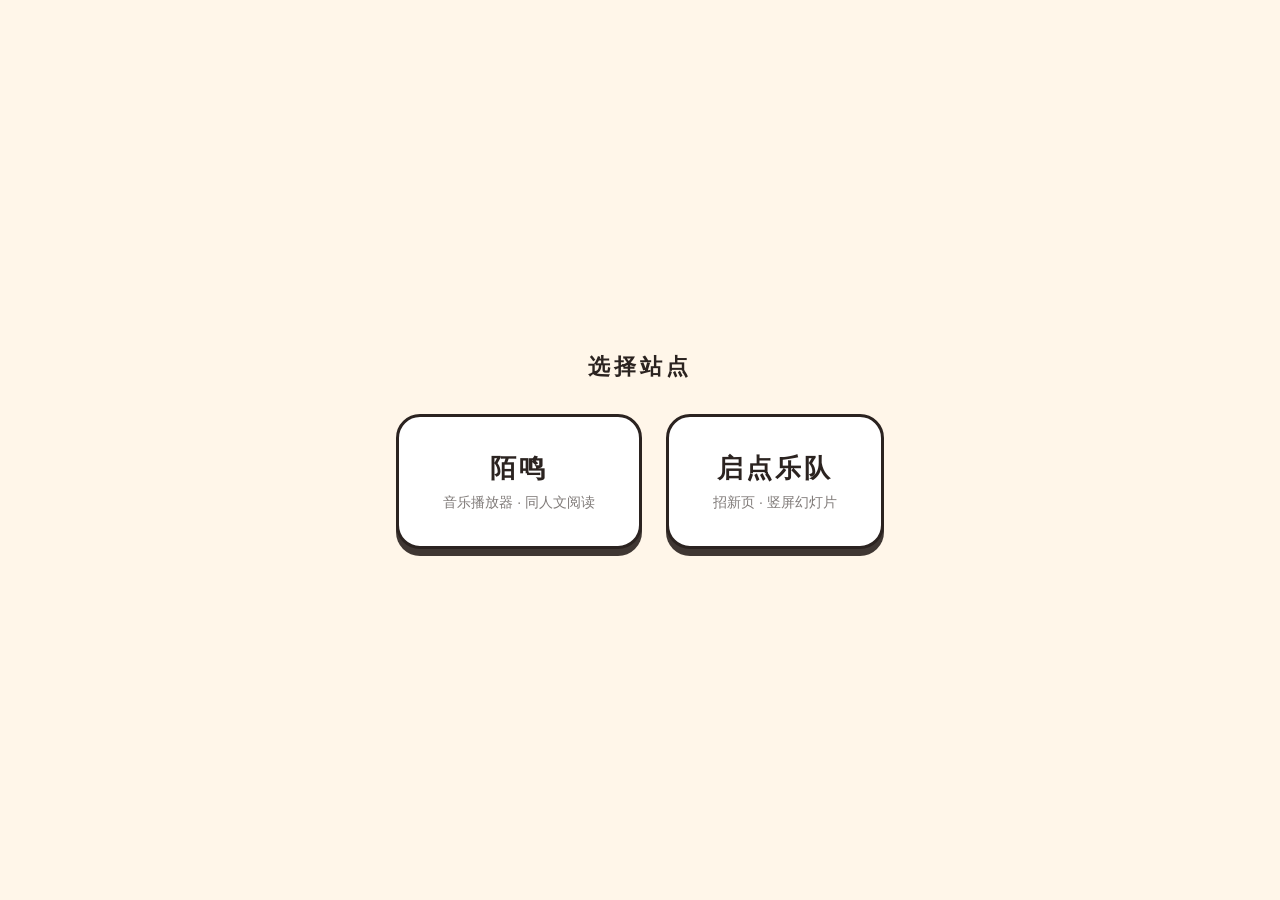
<file: index.html>
<!DOCTYPE html>
<html lang="zh-CN">
<head>
<meta charset="UTF-8">
<meta name="viewport" content="width=device-width, initial-scale=1.0">
<title>两个站点</title>
<style>
  * { margin: 0; padding: 0; box-sizing: border-box; }
  body {
    font-family: -apple-system, BlinkMacSystemFont, "PingFang SC", "Hiragino Sans GB", "Microsoft YaHei", sans-serif;
    min-height: 100vh;
    display: flex;
    flex-direction: column;
    align-items: center;
    justify-content: center;
    gap: 32px;
    padding: 32px;
    background: #fff6e9;
  }
  h1 { font-size: 22px; color: #2b2320; letter-spacing: 4px; }
  .links { display: flex; gap: 24px; flex-wrap: wrap; justify-content: center; }
  a {
    display: block;
    padding: 34px 44px;
    border: 3px solid #2b2320;
    border-radius: 24px;
    box-shadow: 0 7px 0 rgba(43,35,32,.9);
    text-decoration: none;
    background: #fff;
    text-align: center;
    transition: transform .15s;
  }
  a:active { transform: translateY(4px); box-shadow: 0 3px 0 rgba(43,35,32,.9); }
  a .name { font-size: 26px; font-weight: 900; color: #2b2320; letter-spacing: 3px; }
  a .desc { margin-top: 8px; font-size: 14px; color: rgba(43,35,32,.6); }
</style>
</head>
<body>
  <h1>选择站点</h1>
  <div class="links">
    <a href="mosm/">
      <div class="name">陌鸣</div>
      <div class="desc">音乐播放器 · 同人文阅读</div>
    </a>
    <a href="qidian/">
      <div class="name">启点乐队</div>
      <div class="desc">招新页 · 竖屏幻灯片</div>
    </a>
  </div>
</body>
</html>
</file>
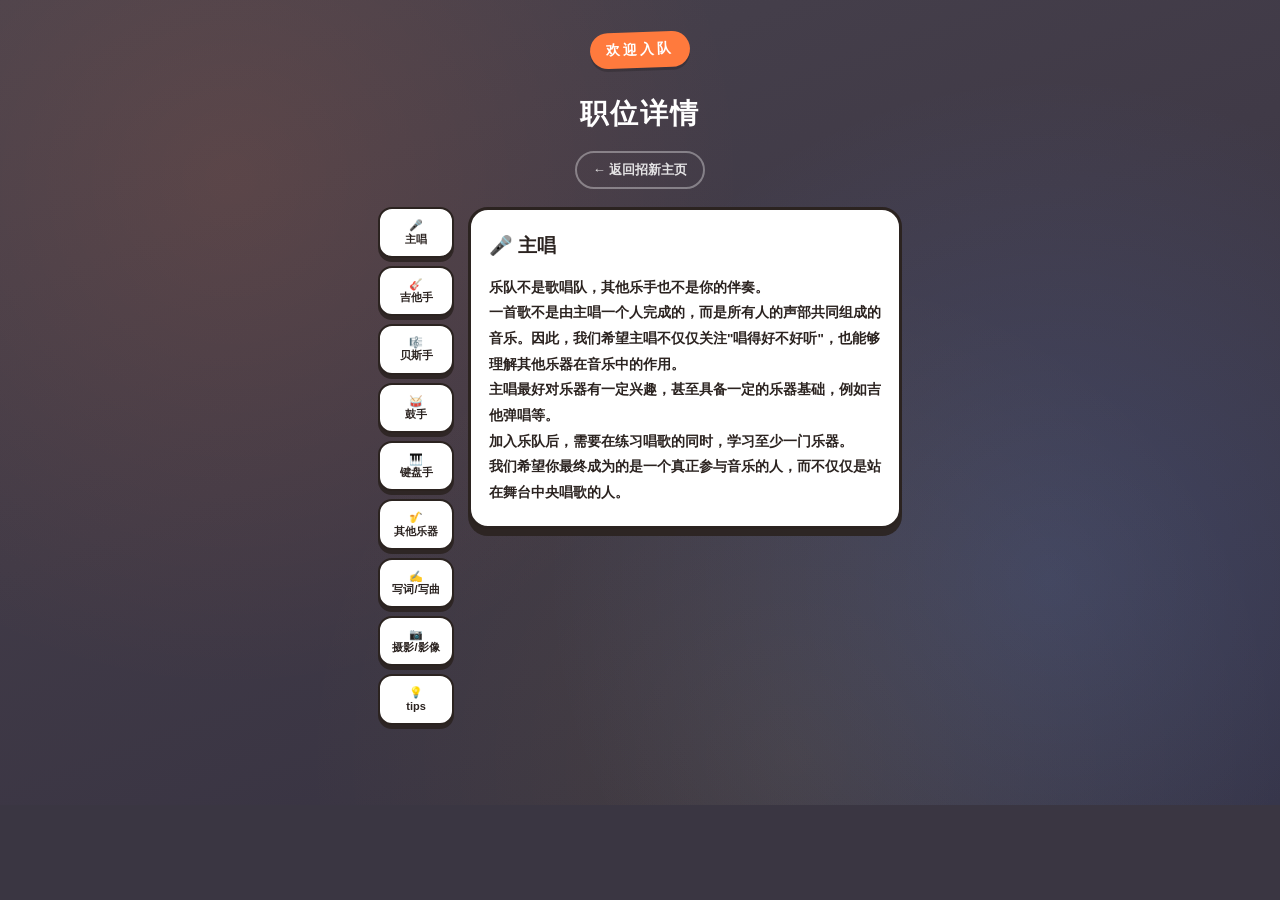
<file: qidian/role.html>
<!DOCTYPE html>
<html lang="zh-CN">
<head>
<meta charset="UTF-8">
<meta name="viewport" content="width=device-width, initial-scale=1.0, viewport-fit=cover">
<title>启点乐队 · 职位详情</title>
<link rel="stylesheet" href="style.css">
</head>
<body>

<main class="role-app">

  <header class="role-app-head">
    <p class="kicker">欢迎入队</p>
    <h1 class="role-app-title">职位详情</h1>
    <a class="role-back" href="index.html#slide2">← 返回招新主页</a>
  </header>

  <div class="role-app-body">

    <nav class="role-side">
      <a class="role-side-item" href="role.html?role=主唱">🎤<br>主唱</a>
      <a class="role-side-item" href="role.html?role=吉他">🎸<br>吉他手</a>
      <a class="role-side-item" href="role.html?role=贝斯">🎼<br>贝斯手</a>
      <a class="role-side-item" href="role.html?role=鼓手">🥁<br>鼓手</a>
      <a class="role-side-item" href="role.html?role=键盘">🎹<br>键盘手</a>
      <a class="role-side-item" href="role.html?role=其他乐器">🎷<br>其他乐器</a>
      <a class="role-side-item" href="role.html?role=写词写曲">✍️<br>写词/写曲</a>
      <a class="role-side-item" href="role.html?role=摄影">📷<br>摄影/影像</a>
      <a class="role-side-item" href="role.html?role=tips">💡<br>tips</a>
    </nav>

    <section class="role-detail" id="roleDetail">

      <article class="role-detail-block" data-role="主唱">
        <h2>🎤 主唱</h2>
        <p>乐队不是歌唱队，其他乐手也不是你的伴奏。</p>
        <p>一首歌不是由主唱一个人完成的，而是所有人的声部共同组成的音乐。因此，我们希望主唱不仅仅关注"唱得好不好听"，也能够理解其他乐器在音乐中的作用。</p>
        <p>主唱最好对乐器有一定兴趣，甚至具备一定的乐器基础，例如吉他弹唱等。</p>
        <p>加入乐队后，需要在练习唱歌的同时，学习至少一门乐器。</p>
        <p>我们希望你最终成为的是一个真正参与音乐的人，而不仅仅是站在舞台中央唱歌的人。</p>
      </article>

      <article class="role-detail-block" data-role="吉他">
        <h2>🎸 吉他手</h2>
        <p>吉他手主要分为节奏吉他和主音吉他。</p>
        <h3>节奏吉他</h3>
        <p>节奏吉他的技术要求相对较低，理论上电吉他、木吉他都可以。木吉他需要具备接入音箱的条件，但我们强烈建议使用电吉他。</p>
        <p>基本要求是具备一定的和弦转换能力，有弹唱基础属于加分项。</p>
        <p>如果你是刚接触乐器、没有太多基础的小白，节奏吉他也是一个非常不错的选择。你会在乐队中学习到节奏、和弦、律动以及与其他乐器配合的能力。</p>
        <h3>主音吉他</h3>
        <p>主音吉他是乐队中对技术和音乐理解要求较高的位置。</p>
        <p>谁弹错了，可能都不明显；主音吉他弹错了，外行都能听出来。</p>
        <p>主音承担旋律、Solo、装饰性声部以及很多歌曲中的关键段落，因此对演奏稳定性、音色、乐理、即兴能力和音乐理解都有更高要求。</p>
        <p>如果你是零基础，却希望成为主音吉他手，那么需要做好长期投入时间和精力的准备。练琴时间很可能会占用你的课余生活。</p>
        <p>所以对于这个位置来说，技术基础固然重要，但真正决定你能走多远的，往往是热爱。</p>
        <p>如果你愿意花大量时间练习，也愿意不断学习新的东西，那么主音吉他会是一个非常值得挑战的位置。</p>
      </article>

      <article class="role-detail-block" data-role="贝斯">
        <h2>🎼 贝斯手</h2>
        <p>我们对贝斯手的入门要求相对最低。</p>
        <p>如果你刚开始接触乐器，或者本来想学吉他，但觉得自己短时间内还无法在舞台上胜任吉他，那么可以考虑贝斯。</p>
        <p>贝斯能够让你学习大量与吉他相通的知识，包括音阶、和弦、节奏、指板逻辑等，对以后学习吉他也有很大帮助。</p>
        <p>当然，如果你本身就喜欢贝斯，或者已经有一定贝斯基础，那么你的优先级会更高。</p>
        <p>不过我们也想提醒一点：</p>
        <p>贝斯手只有一个位置。</p>
        <p>所以相较于其他位置，贝斯手的竞争可能会更加激烈。</p>
        <p>如果你已经有一定贝斯基础，我们同样建议你尝试一下吉他。也许你会发现，自己在另一个位置上能够走得更远。</p>
      </article>

      <article class="role-detail-block" data-role="鼓手">
        <h2>🥁 鼓手</h2>
        <p>鼓手是乐队的心脏。</p>
        <p>架子鼓最大的特点是：入门很快，但上限极高。</p>
        <p>最基础的架子鼓非常容易上手，你甚至第一天就可以学会最基本的"动次打次"，并跟着一些简单的歌曲演奏。</p>
        <p>但越往后，学习难度会越来越高。</p>
        <p>鼓手需要承担整支乐队的速度、律动、动态和情绪变化。其他乐手偶尔出现一点小失误可能并不明显，但鼓手一旦失去节奏，往往会直接影响整个乐队。</p>
        <p>架子鼓需要学习的理论知识并不算特别多，但对身体协调、节奏稳定性、力度控制、速度控制以及演奏技术的要求非常高。</p>
        <p>所以，如果你只是想："我想试试看架子鼓是什么感觉。"欢迎报名。</p>
        <p>如果你的想法是："我想找一个上限足够高、可以让我一直学习和突破的技术。"那么架子鼓同样非常适合你。</p>
      </article>

      <article class="role-detail-block" data-role="键盘">
        <h2>🎹 键盘手</h2>
        <p>首先需要明确一点：</p>
        <p>键盘手不是古典钢琴家。</p>
        <p>无论是古典钢琴还是流行钢琴独奏，与现代乐队中的键盘手，其实是两套完全不同的逻辑。</p>
        <p>古典钢琴可能更加注重手部机能、左右手配合以及对作品原作的还原；而现代音乐中的键盘手，需要更加关注乐理、节奏型、和弦、音色以及整体编曲逻辑。</p>
        <p>甚至有时候，一首歌的键盘手可能只需要按下几个音符。</p>
        <p>因此，键盘手是一个演奏技术不一定需要特别强，但需要学习的知识非常多的位置。</p>
        <p>它非常适合：</p>
        <ul>
          <li>想接触不止摇滚乐一种音乐的人</li>
          <li>对乐理、和弦、音色等音乐知识感兴趣的人</li>
          <li>想进一步接触合成器、MIDI、电子音乐的人</li>
          <li>对作曲、编曲有兴趣的人</li>
        </ul>
        <p>同时，键盘也是我们认为创作门槛最低的乐器之一。如果你想以后写自己的歌、做编曲，键盘会是一条非常好的入口。</p>
        <h3>对于有古典钢琴基础的人</h3>
        <p>有基础当然是一件好事。</p>
        <p>但根据我们过去几年的经验，很多古典钢琴基础非常好的同学，反而并不能很好地适应乐队。</p>
        <p>因为乐队需要的东西，和古典钢琴训练出来的东西并不完全相同。</p>
        <p>有些人会因为觉得"自己钢琴已经弹得很好了，来乐队却只能弹几个音"，最终觉得大材小用、无聊甚至退出。</p>
        <p>所以我们希望有古典钢琴基础的同学，不要带着"我已经有很强的基础"的心态进入乐队。</p>
        <p>相反，我们更希望你把自己当成一个新人，从头学习和声、节奏、音色、编曲以及现代音乐的演奏逻辑。</p>
        <p>乐队不一定能让你的钢琴技术变得更强，甚至有一段时间你可能会觉得自己的演奏内容非常简单。</p>
        <p>但如果你希望从古典音乐转向现代音乐，想学习现代音乐知识，或者本身具有很强的创作欲，那么键盘手会非常适合你。</p>
        <h3>对于零基础</h3>
        <p>键盘并不是一个完全不需要基础的位置。</p>
        <p>如果你没有任何演奏经验，我们会更加看重你的音乐理解、审美和乐感。</p>
        <p>你不一定会成为一名技术非常强的键盘手，但你可能会在学习过程中逐渐成为一个对音乐有更全面理解的人。</p>
        <p>如果你对"音乐本身"比对"某一种乐器"更感兴趣，键盘可能是一个很好的入口。</p>
      </article>

      <article class="role-detail-block" data-role="其他乐器">
        <h2>🎷 其他乐器</h2>
        <p>很多乐队的作品中都会出现各种各样的乐器。</p>
        <p>但对于一支刚开始发展的乐队来说，很难长期围绕某一种非固定乐器寻找曲目。因此，我们欢迎拥有其他乐器基础的同学加入。</p>
        <p>如果某首歌需要你的乐器，我们会邀请你参与演出或排练。</p>
        <p>如果你有更高的追求，希望成为乐队固定的排练成员，我们同样欢迎。</p>
        <p>不过有一点需要明确：</p>
        <p>对于想固定参与排练的成员，加入乐队后需要至少学习第二门乐器。</p>
        <p>我们希望每个人都能够逐渐理解其他声部，而不是永远只站在自己的乐器后面。</p>
      </article>

      <article class="role-detail-block" data-role="写词写曲">
        <h2>✍️ 写词 / 写曲</h2>
        <h3>如果你只是想写歌词</h3>
        <p>非常欢迎。</p>
        <p>如果你想感受乐队的氛围、参与歌词创作，甚至只是想认识一群玩音乐的人，都可以来找我们。</p>
        <p>不需要通过乐器面试。</p>
        <h3>如果你想写曲 / 编曲</h3>
        <p>那么我们希望你至少具备一门乐器的基础。</p>
        <p>写曲和编曲不仅仅是"有灵感"，还需要理解乐理、和声、节奏以及乐器的实际演奏逻辑。</p>
        <p>因此，如果你希望真正参与歌曲创作，请先通过我们任意一门乐器的面试。</p>
        <p>你不一定要成为一个技术很强的乐手，但至少需要能够用一种乐器把自己的音乐想法表达出来。</p>
      </article>

      <article class="role-detail-block" data-role="摄影">
        <h2>📷 摄影 / 影像</h2>
        <p>一直以来，我们的乐队排练都没有固定的照片和视频记录。</p>
        <p>很多排练、演出以及成员之间发生的事情，就这样过去了，没有留下什么东西。</p>
        <p>所以这一次，我们希望招募1—2名固定的乐队摄影 / 影像成员。</p>
        <p>我们希望你：</p>
        <ul>
          <li>热爱乐队和现场音乐氛围</li>
          <li>热爱摄影或影像</li>
          <li>对自己的拍摄有一定理解和审美</li>
          <li>能够定期整理、保存乐队的照片和视频</li>
          <li>如果具备一定的内容运营意识，会非常加分</li>
        </ul>
        <p>你不需要会拍商业大片。</p>
        <p>我们更想留下的是：</p>
        <p>排练室里的声音、舞台下的等待、演出结束后的疲惫、成员之间乱七八糟的日常，以及一支乐队真正成长起来的过程。</p>
        <p>如果你对摄影、摄像、短视频、内容运营感兴趣，尤其欢迎传展系的同学加入。</p>
      </article>

      <article class="role-detail-block" data-role="tips">
        <h2>💡 一些小建议</h2>
        <p>没有乐器，可以暂时借用；没有基础，也可以先过来玩。</p>
        <p>我们不要求你带着多好的技术来，也不要求你一开始就什么都会。只要你真的想加入，就来试试。</p>
        <p>我们更在意的，是你能不能让我们看到对音乐的热情，以及愿意一直学下去、练下去的决心。</p>
        <p>乐器可以借，基础可以学，技术可以练。但热情和坚持，只能来自你自己。</p>
      </article>

    </section>

  </div>

</main>

<script>
(function () {
  "use strict";
  var params = new URLSearchParams(window.location.search);
  var want = params.get("role");

  function show(role) {
    var blocks = document.querySelectorAll(".role-detail-block");
    blocks.forEach(function (b) {
      b.classList.toggle("show", b.getAttribute("data-role") === role);
    });
    var items = document.querySelectorAll(".role-side-item");
    items.forEach(function (it) {
      var href = it.getAttribute("href") || "";
      var q = (href.split("?")[1] || "") + "&";
      it.classList.toggle("on", q.indexOf("role=" + encodeURIComponent(role) + "&") !== -1);
    });
  }

  if (want) {
    show(want);
  } else {
    var first = document.querySelector(".role-detail-block");
    if (first) show(first.getAttribute("data-role"));
  }
})();
</script>

</body>
</html>
</file>
<file: qidian/style.css>
:root {
  --paper: #fff6e9;
  --ink: #2b2320;
  --card: #ffffff;
  --orange: #ff7a3d;
  --pink: #ff4d6d;
  --blue: #3d9bff;
  --purple: #8b5cf6;
  --green: #3ecf8e;
  --yellow: #ffd23f;
}

* { margin: 0; padding: 0; box-sizing: border-box; }

html { scroll-snap-type: y proximity; background: #3a3642; scroll-padding-bottom: 48px; overflow-x: hidden; }

body {
  font-family: -apple-system, BlinkMacSystemFont, "PingFang SC", "Hiragino Sans GB", "Microsoft YaHei", sans-serif;
  background:
    radial-gradient(circle at 18% 22%, rgba(255,122,61,.12), transparent 42%),
    radial-gradient(circle at 82% 72%, rgba(96,150,255,.16), transparent 42%),
    radial-gradient(circle at 62% 94%, rgba(255,210,63,.07), transparent 45%),
    linear-gradient(160deg, #48424d 0%, #403a47 45%, #343040 100%);
  color: var(--ink);
  line-height: 1.7;
  -webkit-font-smoothing: antialiased;
  overflow-x: hidden;
}

.deck { scroll-snap-stop: always; }

/* ---------- 每一屏 ---------- */
.slide {
  min-height: 100vh;
  min-height: 100svh;
  scroll-snap-align: start;
  display: flex;
  align-items: center;
  justify-content: center;
  padding: 48px 28px calc(48px + env(safe-area-inset-bottom));
  position: relative;
}

.slide-inner {
  width: 100%;
  max-width: 480px;
  margin: 0 auto;
  text-align: center;
}

/* 进入视口的动画 */
.slide-inner > * {
  opacity: 0;
  transform: translateY(26px);
  transition: opacity .6s ease, transform .6s ease;
}
.slide.in .slide-inner > * { opacity: 1; transform: translateY(0); }
.slide.in .slide-inner > *:nth-child(1) { transition-delay: .05s; }
.slide.in .slide-inner > *:nth-child(2) { transition-delay: .12s; }
.slide.in .slide-inner > *:nth-child(3) { transition-delay: .19s; }
.slide.in .slide-inner > *:nth-child(4) { transition-delay: .26s; }
.slide.in .slide-inner > *:nth-child(5) { transition-delay: .33s; }
.slide.in .slide-inner > *:nth-child(6) { transition-delay: .40s; }
.slide.in .slide-inner > *:nth-child(7) { transition-delay: .47s; }

/* ---------- 文字 ---------- */
.kicker {
  display: inline-block;
  font-size: 14px;
  font-weight: 800;
  letter-spacing: 3px;
  color: #fff;
  background: var(--orange);
  padding: 6px 16px;
  border-radius: 999px;
  margin-bottom: 16px;
  box-shadow: 0 3px 0 rgba(0,0,0,.18);
  transform: rotate(-2deg);
}

.slide-title {
  font-size: 36px;
  font-weight: 900;
  letter-spacing: 2px;
  margin-bottom: 28px;
  color: #fff;
}

/* 标题下方小字，偏右 */
.title-note {
  display: block;
  text-align: right;
  font-size: 13px;
  font-weight: 600;
  letter-spacing: 2px;
  color: rgba(255,255,255,.62);
  margin: -18px 6px 26px 0;
}

/* 关于我们 链接按钮 */
.about-link {
  margin-top: 26px;
  border: 2.5px solid var(--ink);
  border-radius: 999px;
  background: var(--orange);
  color: #fff;
  font-size: 15px;
  font-weight: 900;
  letter-spacing: 1px;
  padding: 13px 28px;
  cursor: pointer;
  box-shadow: 0 5px 0 rgba(0,0,0,.4);
  transition: transform .15s;
  font-family: inherit;
}
.about-link:active { transform: translateY(3px); box-shadow: 0 2px 0 rgba(0,0,0,.4); }

/* ---------- 演出照片弹窗 ---------- */
.gallery-modal {
  position: fixed;
  inset: 0;
  z-index: 300;
  display: none;
  align-items: center;
  justify-content: center;
  background: rgba(15,12,20,.92);
  padding: 24px;
}
.gallery-modal.open { display: flex; }
.gallery-box {
  background: #241d18;
  border: 2.5px solid var(--ink);
  border-radius: 20px;
  width: 100%;
  max-width: 460px;
  max-height: 86vh;
  display: flex;
  flex-direction: column;
  overflow: hidden;
}
.gallery-head {
  display: flex;
  align-items: center;
  justify-content: space-between;
  padding: 14px 18px;
  border-bottom: 2px solid var(--ink);
  background: #2c241e;
}
.gallery-head h3 { color: #fff; font-size: 15px; letter-spacing: 2px; }
.gallery-close {
  background: none;
  border: 0;
  color: #fff;
  font-size: 26px;
  line-height: 1;
  cursor: pointer;
}
.gallery-grid {
  padding: 16px;
  display: grid;
  grid-template-columns: repeat(3, 1fr);
  gap: 10px;
  overflow-y: auto;
}
.gallery-grid img {
  width: 100%;
  aspect-ratio: 1;
  object-fit: cover;
  border-radius: 8px;
  cursor: pointer;
  border: 1.5px solid rgba(255,255,255,.22);
  transition: transform .15s;
}
.gallery-grid img:active { transform: scale(.96); }

/* ---------- 大图灯箱 ---------- */
.lb {
  position: fixed;
  inset: 0;
  z-index: 400;
  display: none;
  align-items: center;
  justify-content: center;
  background: rgba(0,0,0,.95);
  padding: 30px;
}
.lb.open { display: flex; }
.lb img { max-width: 92vw; max-height: 84vh; border-radius: 8px; }
.lb button {
  position: absolute;
  background: rgba(255,255,255,.12);
  color: #fff;
  border: 0;
  width: 44px;
  height: 44px;
  border-radius: 50%;
  font-size: 24px;
  cursor: pointer;
}
.lb-close { top: 20px; right: 20px; }
.lb-prev { left: 14px; top: 50%; transform: translateY(-50%); }
.lb-next { right: 14px; top: 50%; transform: translateY(-50%); }

.tail {
  margin-top: 22px;
  font-size: 14px;
  color: rgba(255,255,255,.6);
  font-weight: 600;
}

/* ---------- 贴纸卡片 ---------- */
.card {
  background: var(--card);
  border: 3px solid var(--ink);
  border-radius: 28px;
  box-shadow: 0 7px 0 rgba(43,35,32,.9);
  padding: 26px 22px;
  font-size: 17px;
  font-weight: 700;
  margin-top: 8px;
}
.card p { color: var(--ink); }

/* ---------- 封面 ---------- */
.slide-cover {
  background-image: url("picture/DSC_8650_cover.jpg?v=5");
  background-image: image-set(
    url("picture/DSC_8650_cover.webp?v=5") type("image/webp") 1x,
    url("picture/DSC_8650_cover.jpg?v=5") type("image/jpeg") 1x
  );
  background-size: cover;
  background-position: 34% center;
}
/* 封面：先露图，文字再慢慢浮出 */
.cover-inner > * {
  animation: floatUp 1.3s ease-out both;
}
.cover-inner > *:nth-child(1) { animation-delay: 0.6s; }
.cover-inner > *:nth-child(2) { animation-delay: 0.75s; }
.cover-inner > *:nth-child(3) { animation-delay: 0.9s; }
.cover-inner > *:nth-child(4) { animation-delay: 1.05s; }
.cover-inner > *:nth-child(5) { animation-delay: 1.2s; }
.cover-inner > *:nth-child(6) { animation-delay: 1.35s; }
@keyframes floatUp {
  from { opacity: 0; transform: translateY(48px); filter: blur(8px); }
  to { opacity: 1; transform: translateY(0); filter: blur(0); }
}
.cover-inner { position: relative; z-index: 2; }

.cover-title {
  font-size: clamp(54px, 16vw, 84px);
  font-weight: 900;
  letter-spacing: 6px;
  line-height: 1.15;
  margin-top: 18px;
  color: #fff;
  text-shadow: 0 3px 24px rgba(0,0,0,.65);
}
.cover-title span { color: #ffd27a; }
.cover-sub {
  display: inline-block;
  margin-top: 18px;
  font-size: 16px;
  font-weight: 800;
  letter-spacing: 3px;
  color: rgba(255,255,255,.94);
  text-shadow: 0 2px 14px rgba(0,0,0,.65);
  transform: rotate(1.5deg);
}
.cover-desc {
  margin-top: 26px;
  font-size: 20px;
  font-weight: 800;
  color: #fff;
  text-shadow: 0 2px 14px rgba(0,0,0,.65);
}

/* 招新啦 贴纸（封面纯文字，无底色） */
.sticker {
  display: inline-block;
  font-size: 20px;
  font-weight: 900;
  color: rgba(255,255,255,.96);
  text-shadow: 0 2px 14px rgba(0,0,0,.55);
}
.sticker-spin { transform: rotate(-8deg); animation: bob 2.4s ease-in-out infinite; }
@keyframes bob { 0%,100% { transform: rotate(-8deg) translateY(0); } 50% { transform: rotate(-6deg) translateY(-8px); } }

/* 往下滑提示 */
.scroll-hint {
  margin-top: 48px;
  font-size: 14px;
  font-weight: 800;
  color: rgba(255,255,255,.9);
  display: flex;
  align-items: center;
  justify-content: center;
  gap: 10px;
  text-shadow: 0 2px 10px rgba(0,0,0,.6);
}
.scroll-hint .arrow { font-size: 22px; animation: drop 1.4s ease-in-out infinite; color: var(--orange); }
@keyframes drop { 0%,100% { transform: translateY(0); } 50% { transform: translateY(8px); } }

/* 彩纸屑 */
.confetti {
  position: absolute; inset: 0; z-index: 0; pointer-events: none; overflow: hidden;
}
.confetti::before, .confetti::after {
  content: "✦ ✧ ✦ ✧ ✦ ✧";
  position: absolute;
  font-size: 22px;
  color: rgba(43,35,32,.14);
  letter-spacing: 22px;
  animation: floaty 9s ease-in-out infinite;
}
.confetti::before { top: 16%; left: -8%; }
.confetti::after { bottom: 14%; right: -8%; animation-delay: 3s; }
@keyframes floaty { 0%,100% { transform: translateY(0) rotate(0deg); } 50% { transform: translateY(-24px) rotate(8deg); } }

/* ---------- 我们是谁（左文右图，适配手机） ---------- */
#slide1 { padding-top: 20px; padding-bottom: 20px; }
#slide1 .kicker { font-size: 11px; padding: 4px 12px; margin-bottom: 6px; }
#slide1 .slide-title { font-size: 22px; margin-bottom: 2px; letter-spacing: 1px; }
#slide1 .title-note { font-size: 10.5px; margin: 2px 0 0 0; text-align: center; }
.about-head { text-align: center; margin-bottom: 14px; }

.about-body {
  display: flex;
  flex-direction: row;
  align-items: stretch;
  justify-content: center;
  gap: 16px;
  width: 100%;
  max-width: 520px;
  margin: 0 auto;
}

.about-text {
  flex: 1;
  min-width: 0;
  display: flex;
  flex-direction: column;
  gap: 10px;
}

.about-desc {
  background: rgba(255,255,255,.85);
  border: 2.5px solid var(--ink);
  border-radius: 14px;
  box-shadow: 0 5px 0 rgba(43,35,32,.9);
  padding: 12px 12px;
  font-size: 11px;
  font-weight: 700;
  text-align: left;
  transform: rotate(-0.5deg);
}
.about-desc p { color: var(--ink); line-height: 1.75; }

.about-photos {
  flex: 1;
  min-width: 0;
  display: flex;
  flex-direction: column;
  justify-content: center;
  gap: 10px;
}
.about-photo { margin: 0; width: 100%; }
.about-photo.p1 { transform: rotate(1.5deg); }
.about-photo.p2 { transform: rotate(-1.5deg); }
.about-photo img {
  width: 100%;
  display: block;
  aspect-ratio: 3 / 4;
  object-fit: cover;
  border: 2.5px solid var(--ink);
  border-radius: 14px;
  box-shadow: 0 5px 0 rgba(43,35,32,.9);
}
.about-photo.p1 img {
  aspect-ratio: auto;
  object-fit: contain;
}

#slide1 .facts {
  display: flex;
  flex-direction: column;
  gap: 6px;
  list-style: none;
  text-align: left;
  margin-top: 0;
  transform: rotate(0.5deg);
}
#slide1 .facts li {
  padding: 9px 11px;
  font-size: 11px;
  gap: 8px;
  border-radius: 11px;
  line-height: 1.7;
}
#slide1 .facts .emoji { font-size: 14px; }
#slide1 .facts li.facts-cta {
  padding: 9px 11px;
}
#slide1 .facts li.facts-cta .about-link {
  display: block;
  width: 100%;
  background: none;
  border: 0;
  box-shadow: none;
  color: var(--ink);
  font-size: 12px;
  font-weight: 900;
  letter-spacing: 0;
  padding: 0;
  text-align: left;
  cursor: pointer;
  font-family: inherit;
}
#slide1 .facts li.facts-cta .about-link-hint {
  display: block;
  margin-top: 3px;
  font-size: 11px;
  font-weight: 800;
  color: var(--orange);
}

#slide1 .tail {
  margin: 12px 0 0 2px;
  text-align: left;
  font-size: 11px;
}
.facts {
  list-style: none;
  margin-top: 26px;
  display: flex;
  flex-direction: column;
  gap: 12px;
  text-align: left;
}
.facts li {
  display: flex;
  align-items: center;
  gap: 12px;
  background: var(--card);
  border: 2.5px solid var(--ink);
  border-radius: 18px;
  padding: 12px 16px;
  font-weight: 800;
  font-size: 15px;
  box-shadow: 0 4px 0 rgba(43,35,32,.85);
}
.facts li:nth-child(1) { transform: rotate(-1deg); }
.facts li:nth-child(2) { transform: rotate(1deg); }
.facts li:nth-child(3) { transform: rotate(-0.5deg); }
.facts li:nth-child(4) { transform: rotate(0.8deg); }
.facts .emoji { font-size: 22px; }

#slide2 .click-hint {
  display: inline-block;
  font-size: 16px;
  font-weight: 800;
  letter-spacing: 1px;
  color: rgba(255,255,255,.75);
  margin-top: 6px;
}
#slide2 .click-arrow {
  display: inline-block;
  font-size: 18px;
  color: var(--orange);
  animation: drop 1.4s ease-in-out infinite;
  margin-left: 2px;
}
.chips {
  display: flex;
  flex-wrap: wrap;
  justify-content: center;
  gap: 12px;
  margin: 6px 0 24px;
}

/* ---------- 岗位 chips ---------- */
.chip {
  font-size: 16px;
  font-weight: 900;
  background: var(--card);
  border: 2.5px solid var(--ink);
  border-radius: 999px;
  padding: 10px 20px;
  box-shadow: 0 4px 0 rgba(43,35,32,.85);
  cursor: pointer;
  transition: transform .12s;
  text-decoration: none;
  color: var(--ink);
}
.chip:active { transform: translateY(2px); box-shadow: 0 2px 0 rgba(43,35,32,.85); }

/* 第三页职位：加箭头，看起来更像可点击 */
#slide2 .chip {
  position: relative;
  padding-right: 34px;
  border-color: rgba(43,35,32,.85);
}
#slide2 .chip::after {
  content: "›";
  position: absolute;
  right: 14px;
  top: 50%;
  transform: translateY(-50%);
  font-size: 20px;
  font-weight: 900;
  color: var(--ink);
  opacity: .5;
}
#slide2 .chip:hover {
  box-shadow: 0 6px 0 rgba(43,35,32,.85);
  transform: translateY(-1px);
}
.chip:nth-child(1) { background: #ffe1d3; }
.chip:nth-child(2) { background: #d8ecff; }
.chip:nth-child(3) { background: #d9f7e8; }
.chip:nth-child(4) { background: #ffe1e8; }
.chip:nth-child(5) { background: #e9e0ff; }
.chip:nth-child(6) { background: #fff3c4; }
.chip:nth-child(7) { background: #d6ecff; }
.chip:nth-child(8) { background: #ffe4c8; }

.role-hint {
  margin: -12px 0 22px;
  font-size: 12px;
  font-weight: 700;
  color: rgba(255,255,255,.55);
}

/* ---------- 职位详情页（外卖式布局） ---------- */
.role-app {
  max-width: 560px;
  margin: 0 auto;
  padding: 32px 18px calc(80px + env(safe-area-inset-bottom));
}
.role-app-head { text-align: center; margin-bottom: 18px; }
.role-app-title {
  color: #fff;
  font-size: 28px;
  font-weight: 900;
  letter-spacing: 2px;
  margin-top: 6px;
}
.role-back {
  display: inline-block;
  margin-top: 14px;
  color: rgba(255,255,255,.85);
  font-size: 13px;
  font-weight: 800;
  text-decoration: none;
  border: 2px solid rgba(255,255,255,.35);
  border-radius: 999px;
  padding: 6px 16px;
}
.role-back:active { background: rgba(255,255,255,.15); }

.role-app-body {
  display: flex;
  align-items: flex-start;
  gap: 14px;
}

/* 左侧职位种类列表 */
.role-side {
  flex-shrink: 0;
  width: 76px;
  display: flex;
  flex-direction: column;
  gap: 8px;
}
.role-side-item {
  display: flex;
  flex-direction: column;
  align-items: center;
  justify-content: center;
  gap: 2px;
  padding: 10px 4px;
  background: var(--card);
  border: 2.5px solid var(--ink);
  border-radius: 14px;
  box-shadow: 0 4px 0 rgba(43,35,32,.85);
  font-size: 11px;
  font-weight: 900;
  line-height: 1.2;
  color: var(--ink);
  text-decoration: none;
  text-align: center;
  transition: transform .12s;
}
.role-side-item:active { transform: translateY(2px); box-shadow: 0 2px 0 rgba(43,35,32,.85); }
.role-side-item.on {
  background: var(--orange);
  color: #fff;
  border-color: var(--ink);
}
.role-side-item .role-side-emoji { font-size: 16px; }

/* 右侧职位内容 */
.role-detail {
  flex: 1;
  min-width: 0;
}
.role-detail-block {
  display: none;
  background: var(--card);
  border: 3px solid var(--ink);
  border-radius: 20px;
  box-shadow: 0 7px 0 rgba(43,35,32,.9);
  padding: 20px 18px;
  text-align: left;
  animation: fadeSlide .3s ease both;
}
.role-detail-block.show { display: block; }
.role-detail-block h2 {
  font-size: 19px;
  font-weight: 900;
  margin-bottom: 12px;
  color: var(--ink);
}
.role-detail-block h3 {
  font-size: 14px;
  font-weight: 900;
  margin: 16px 0 8px;
  color: var(--ink);
}
.role-detail-block p,
.role-detail-block li {
  font-size: 13.5px;
  font-weight: 600;
  color: var(--ink);
  line-height: 1.9;
}
.role-detail-block ul { padding-left: 18px; }
@keyframes fadeSlide {
  from { opacity: 0; transform: translateX(10px); }
  to { opacity: 1; transform: translateX(0); }
}

/* ---------- 加入我们 ---------- */
#slide3 { padding-bottom: calc(90px + env(safe-area-inset-bottom)); }
.qr-row {
  display: flex;
  justify-content: center;
  gap: 22px;
  margin-bottom: 24px;
}
.qr {
  background: var(--card);
  border: 2.5px solid var(--ink);
  border-radius: 20px;
  padding: 12px 12px 8px;
  box-shadow: 0 5px 0 rgba(43,35,32,.85);
  transform: rotate(-1deg);
}
.qr:nth-child(2) { transform: rotate(1.5deg); }
.qr img {
  width: 128px;
  height: 128px;
  object-fit: cover;
  border-radius: 10px;
  display: block;
}

/* 二维码放大 */
.qr-zoom {
  position: fixed;
  inset: 0;
  z-index: 400;
  display: none;
  align-items: center;
  justify-content: center;
  background: rgba(0,0,0,.95);
  padding: 30px;
  cursor: zoom-out;
}
.qr-zoom.open { display: flex; }
.qr-zoom img {
  max-width: 88vw;
  max-height: 88vh;
  border-radius: 12px;
}
.qr-label {
  display: block;
  margin-top: 8px;
  font-size: 13px;
  font-weight: 900;
  color: var(--ink);
}

.qq-join-btn {
  display: inline-block;
  margin: -8px 0 22px;
  padding: 12px 30px;
  text-decoration: none;
  letter-spacing: 1px;
}
.qq-join-btn:active { transform: translateY(3px); box-shadow: 0 1px 0 rgba(43,35,32,.85); }

.form-card { text-align: left; }
.form-card h3 { font-size: 17px; margin-bottom: 16px; }
#joinForm {
  display: flex;
  flex-direction: column;
  gap: 10px;
}
#joinForm input, #joinForm textarea, #joinForm select {
  width: 100%;
  border: 2px solid var(--ink);
  border-radius: 14px;
  background: var(--paper);
  padding: 11px 14px;
  font-size: 15px;
  font-family: inherit;
  color: var(--ink);
  outline: none;
}
#joinForm select { appearance: none; cursor: pointer; }
#joinForm input:focus, #joinForm textarea:focus, #joinForm select:focus {
  border-color: var(--orange);
  background: #fff;
}
.form-group { margin: 2px 0; }
.form-label {
  display: block;
  font-size: 14px;
  font-weight: 800;
  color: var(--ink);
  margin-bottom: 8px;
}
.group-options {
  display: flex;
  gap: 8px;
}
.group-opt {
  flex: 1;
  display: flex;
  align-items: center;
  justify-content: center;
  border: 2px solid var(--ink);
  border-radius: 12px;
  background: var(--paper);
  padding: 11px 6px;
  font-size: 14px;
  font-weight: 800;
  color: var(--ink);
  cursor: pointer;
  transition: background .15s;
}
.group-opt input {
  position: absolute;
  opacity: 0;
  pointer-events: none;
}
.group-opt.checked {
  background: var(--orange);
  color: #fff;
  box-shadow: 0 3px 0 rgba(43,35,32,.85);
}
.form-sub {
  margin-top: 8px;
  font-size: 12px;
  font-weight: 700;
  color: rgba(43,35,32,.55);
}
.btn {
  border: 2.5px solid var(--ink);
  border-radius: 999px;
  background: var(--yellow);
  color: var(--ink);
  font-size: 16px;
  font-weight: 900;
  padding: 12px;
  cursor: pointer;
  box-shadow: 0 4px 0 rgba(43,35,32,.85);
  transition: transform .15s;
  font-family: inherit;
}
.btn:active { transform: translateY(3px); box-shadow: 0 1px 0 rgba(43,35,32,.85); }
.form-hint { margin-top: 12px; font-size: 13px; font-weight: 700; color: var(--green); text-align: center; }

/* ---------- 桌面适配 ---------- */
@media (min-width: 768px) {
  .slide { padding: 56px 32px; }
  .qr img { width: 150px; height: 150px; }
}
</file>
